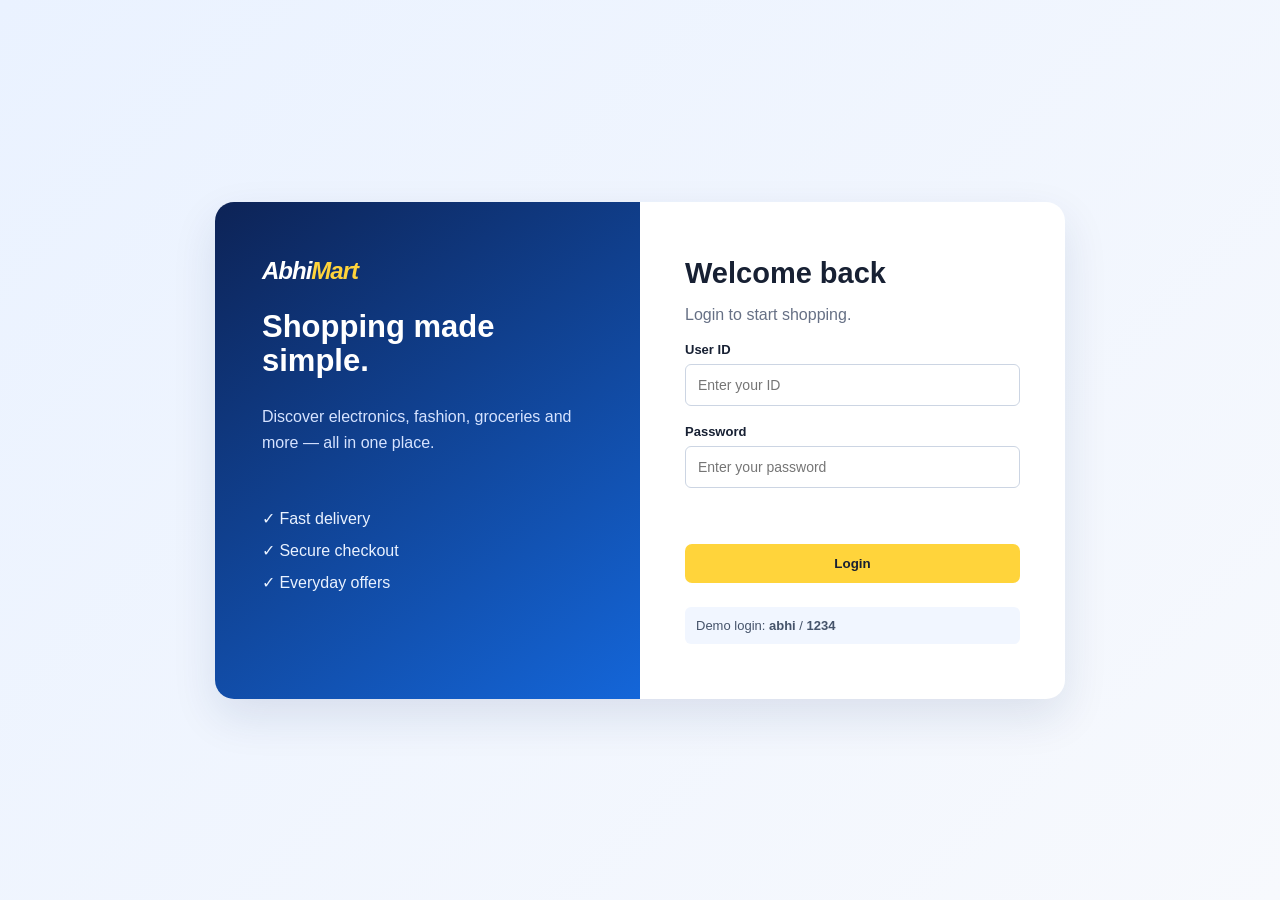
<file: index.html>
<!doctype html>
<html lang="en"><head><meta charset="utf-8"><meta name="viewport" content="width=device-width,initial-scale=1"><title>AbhiMart | Login</title><link rel="stylesheet" href="styles.css"></head>
<body class="login-body"><main class="login-card"><section class="login-brand"><div class="brand">Abhi<span>Mart</span></div><h1>Shopping made simple.</h1><p>Discover electronics, fashion, groceries and more — all in one place.</p><div class="feature">✓ Fast delivery<br>✓ Secure checkout<br>✓ Everyday offers</div></section><section class="login-form"><h2>Welcome back</h2><p>Login to start shopping.</p><form id="loginForm"><label>User ID<input id="userId" autocomplete="username" placeholder="Enter your ID" required></label><label>Password<input id="password" type="password" autocomplete="current-password" placeholder="Enter your password" required></label><p id="loginError" class="error" aria-live="polite"></p><button class="primary full" type="submit">Login</button></form><div class="demo">Demo login: <b>abhi</b> / <b>1234</b></div></section></main><script src="app.js"></script></body></html>
</file>
<file: styles.css>
:root{--blue:#1466d9;--navy:#0f2352;--yellow:#ffd43b;--ink:#172033;--muted:#667085;--bg:#f6f8fc;--line:#e5e9f2}*{box-sizing:border-box}body{margin:0;background:var(--bg);font-family:Arial,sans-serif;color:var(--ink)}a{text-decoration:none;color:inherit}header{background:var(--blue);color:#fff}.nav{max-width:1200px;margin:auto;padding:13px 24px;display:flex;align-items:center;gap:24px}.brand{font-size:24px;font-weight:800;font-style:italic;letter-spacing:-1px}.brand span{color:var(--yellow)}.search{height:42px;display:flex;align-items:center;flex:1;max-width:630px;background:#fff;border-radius:7px;color:var(--ink);padding-left:14px}.search input{border:0;outline:0;flex:1;font-size:14px;min-width:0}.mic{border:0;background:white;font-size:19px;cursor:pointer;padding:7px 11px}.search button:last-child{border:0;background:var(--yellow);height:42px;padding:0 17px;border-radius:0 7px 7px 0;cursor:pointer}.nav-actions{display:flex;align-items:center;gap:17px;font-weight:bold;font-size:14px;white-space:nowrap}.nav-actions a:hover{text-decoration:underline}.cart-badge{display:inline-flex;align-items:center;justify-content:center;background:var(--yellow);color:#172033;width:19px;height:19px;border-radius:50%;font-size:11px}.hero{max-width:1200px;margin:28px auto 18px;background:linear-gradient(120deg,#0f2862,#1466d9);min-height:285px;border-radius:18px;color:#fff;padding:43px 54px;display:flex;justify-content:space-between;overflow:hidden}.eyebrow{font-weight:bold;letter-spacing:1.4px;color:#f3bb0f;font-size:11px;margin:0 0 8px}.hero h1{font-size:42px;line-height:1.05;margin:0 0 13px}.hero h1 span{color:var(--yellow)}.hero p:not(.eyebrow){color:#dfe9ff;margin-bottom:26px}.primary{display:inline-block;background:var(--yellow);border:0;border-radius:7px;color:#172033;font-weight:bold;padding:12px 19px;cursor:pointer}.hero-art{font-size:122px;position:relative;filter:drop-shadow(10px 12px 0 #0b1c48)}.hero-art small{position:absolute;top:95px;right:0;font-size:17px;line-height:15px;color:#fff;filter:none}.categories,.product-grid,.section-head,.product-detail,.cart-page{max-width:1200px;margin-left:auto;margin-right:auto}.categories{display:grid;grid-template-columns:repeat(5,1fr);gap:14px;margin-top:20px}.categories a{background:#fff;border:1px solid var(--line);border-radius:12px;padding:18px 10px;text-align:center;font-size:30px;box-shadow:0 2px 8px #21335a0a}.categories span{display:block;font-size:13px;font-weight:bold;margin-top:8px}.section-head{margin-top:42px;display:flex;justify-content:space-between;align-items:end}.section-head h2{margin:0;font-size:27px}.link-btn{border:0;background:none;color:var(--blue);font-weight:bold;cursor:pointer}.product-grid{display:grid;grid-template-columns:repeat(4,1fr);gap:18px;margin-top:17px;margin-bottom:45px}.card{background:#fff;border:1px solid var(--line);border-radius:13px;padding:14px;position:relative;transition:.2s}.card:hover{transform:translateY(-4px);box-shadow:0 10px 24px #20355b18}.product-icon{height:155px;display:grid;place-items:center;background:#f3f6fc;border-radius:9px;font-size:78px}.tag{position:absolute;top:23px;left:23px;background:#e8f7ed;color:#17833b;font-size:11px;font-weight:bold;padding:5px 7px;border-radius:4px}.card h3{font-size:15px;margin:13px 0 7px}.price{font-size:18px;font-weight:bold}.old{font-size:12px;color:#98a2b3;text-decoration:line-through;margin-left:6px}.rating{font-size:12px;color:#258b4b;margin:7px 0 12px}.add{width:100%;background:#eaf2ff;color:var(--blue);border:0;padding:10px;border-radius:6px;font-weight:bold;cursor:pointer}.product-detail{display:grid;grid-template-columns:1fr 1fr;gap:45px;background:#fff;margin-top:30px;border-radius:14px;padding:36px;min-height:410px}.product-detail .product-icon{height:320px;font-size:150px}.product-detail h1{margin:5px 0 13px}.product-detail p{color:var(--muted);line-height:1.6}.buy-actions{display:flex;gap:12px;margin-top:25px}.secondary{background:#fff;border:1px solid var(--blue);color:var(--blue);border-radius:7px;font-weight:bold;padding:12px 19px;cursor:pointer}.cart-page{padding:32px 0 55px}.cart-page h1{font-size:30px}.cart-row,.summary{background:#fff;border:1px solid var(--line);border-radius:12px;padding:18px}.cart-layout{display:grid;grid-template-columns:2fr 1fr;gap:20px}.cart-row{display:flex;align-items:center;gap:16px;margin-bottom:12px}.cart-row .product-icon{width:90px;height:80px;font-size:42px;flex:none}.cart-row h3{margin:0 0 8px}.qty{display:flex;align-items:center;gap:9px;margin-left:auto}.qty button{border:1px solid var(--line);background:#fff;border-radius:50%;width:28px;height:28px;cursor:pointer}.remove{border:0;background:none;color:#c33;cursor:pointer}.summary h2{margin-top:0}.summary p{display:flex;justify-content:space-between;color:var(--muted)}.summary .total{font-size:19px;font-weight:bold;color:var(--ink);border-top:1px solid var(--line);padding-top:12px}.empty{background:#fff;border-radius:12px;text-align:center;padding:65px;color:var(--muted)}footer{text-align:center;color:#7b879b;font-size:13px;padding:25px}.login-body{min-height:100vh;display:grid;place-items:center;background:linear-gradient(135deg,#eaf2ff,#f7f9fd)}.login-card{width:min(850px,92%);min-height:450px;background:#fff;border-radius:19px;display:grid;grid-template-columns:1fr 1fr;overflow:hidden;box-shadow:0 18px 45px #102c611c}.login-brand{background:linear-gradient(145deg,#0d2356,#1466d9);color:#fff;padding:55px 47px}.login-brand h1{font-size:31px;line-height:1.1}.login-brand p{color:#d6e3ff;line-height:1.6}.feature{margin-top:48px;line-height:2;color:#eaf2ff}.login-form{padding:55px 45px}.login-form h2{margin:0;font-size:29px}.login-form>p{color:var(--muted)}label{display:block;font-weight:bold;font-size:13px;margin-top:18px}label input{display:block;width:100%;border:1px solid #ccd5e3;border-radius:6px;padding:12px;margin-top:7px;font-size:14px}.full{width:100%;margin-top:15px}.error{height:17px;color:#d52a2a;font-size:12px}.demo{background:#f1f6ff;margin-top:24px;padding:11px;border-radius:6px;font-size:13px;color:#45536a}@media(max-width:720px){.nav{gap:10px;padding:12px}.nav-actions a:not(:last-child){display:none}.brand{font-size:20px}.hero{margin:16px;min-height:255px;padding:30px}.hero h1{font-size:31px}.hero-art{font-size:80px}.categories{margin:16px;grid-template-columns:repeat(3,1fr)}.section-head{margin:32px 16px 0}.product-grid{margin:15px 16px 35px;grid-template-columns:repeat(2,1fr);gap:10px}.product-icon{height:115px;font-size:58px}.product-detail{margin:16px;grid-template-columns:1fr;padding:20px;gap:20px}.product-detail .product-icon{height:210px}.cart-page{padding:20px 16px}.cart-layout{grid-template-columns:1fr}.login-card{grid-template-columns:1fr}.login-brand{display:none}.login-form{padding:40px 28px}.hero-art{display:none}}
</file>
